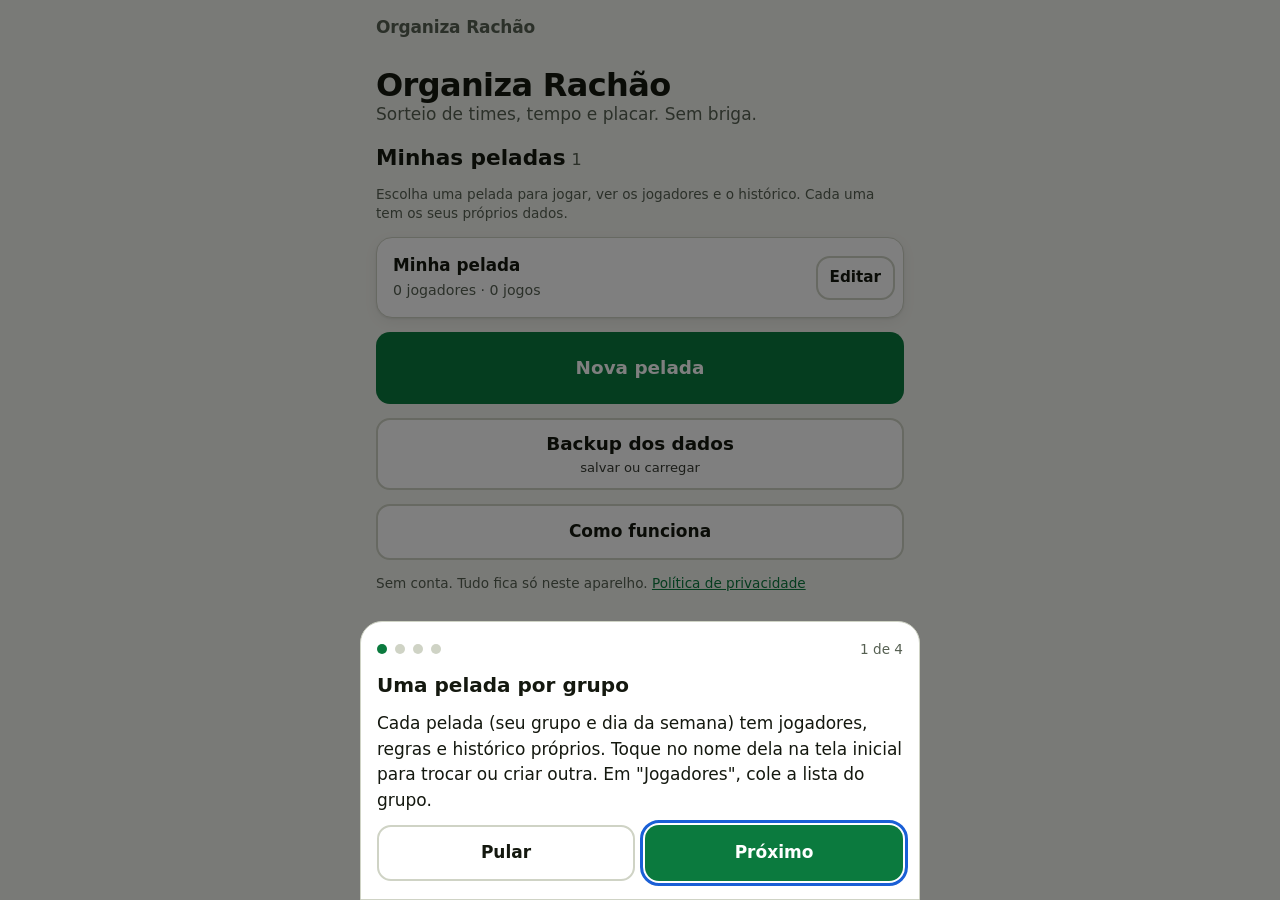
<file: index.html>
<!doctype html>
<html lang="pt-BR">
<head>
  <meta charset="utf-8">
  <meta name="viewport" content="width=device-width, initial-scale=1, viewport-fit=cover">
  <title>Organiza Rachão</title>
  <meta name="description" content="Sorteio de times, cronômetro e placar para a pelada de fim de semana.">
  <meta name="theme-color" content="#0b7a3e">
  <link rel="manifest" href="manifest.webmanifest">
  <link rel="icon" href="icon.svg" type="image/svg+xml">
  <link rel="apple-touch-icon" href="icon-192.png">
  <link rel="stylesheet" href="app.css">
</head>
<body>
  <div id="app"></div>
  <div id="overlay"></div>
  <div id="sr" class="sr-only" role="status" aria-live="polite"></div>
  <div id="toast" role="status" aria-live="polite"></div>
  <noscript>Este app precisa de JavaScript para funcionar.</noscript>
  <script type="module" src="app.js"></script>
</body>
</html>
</file>
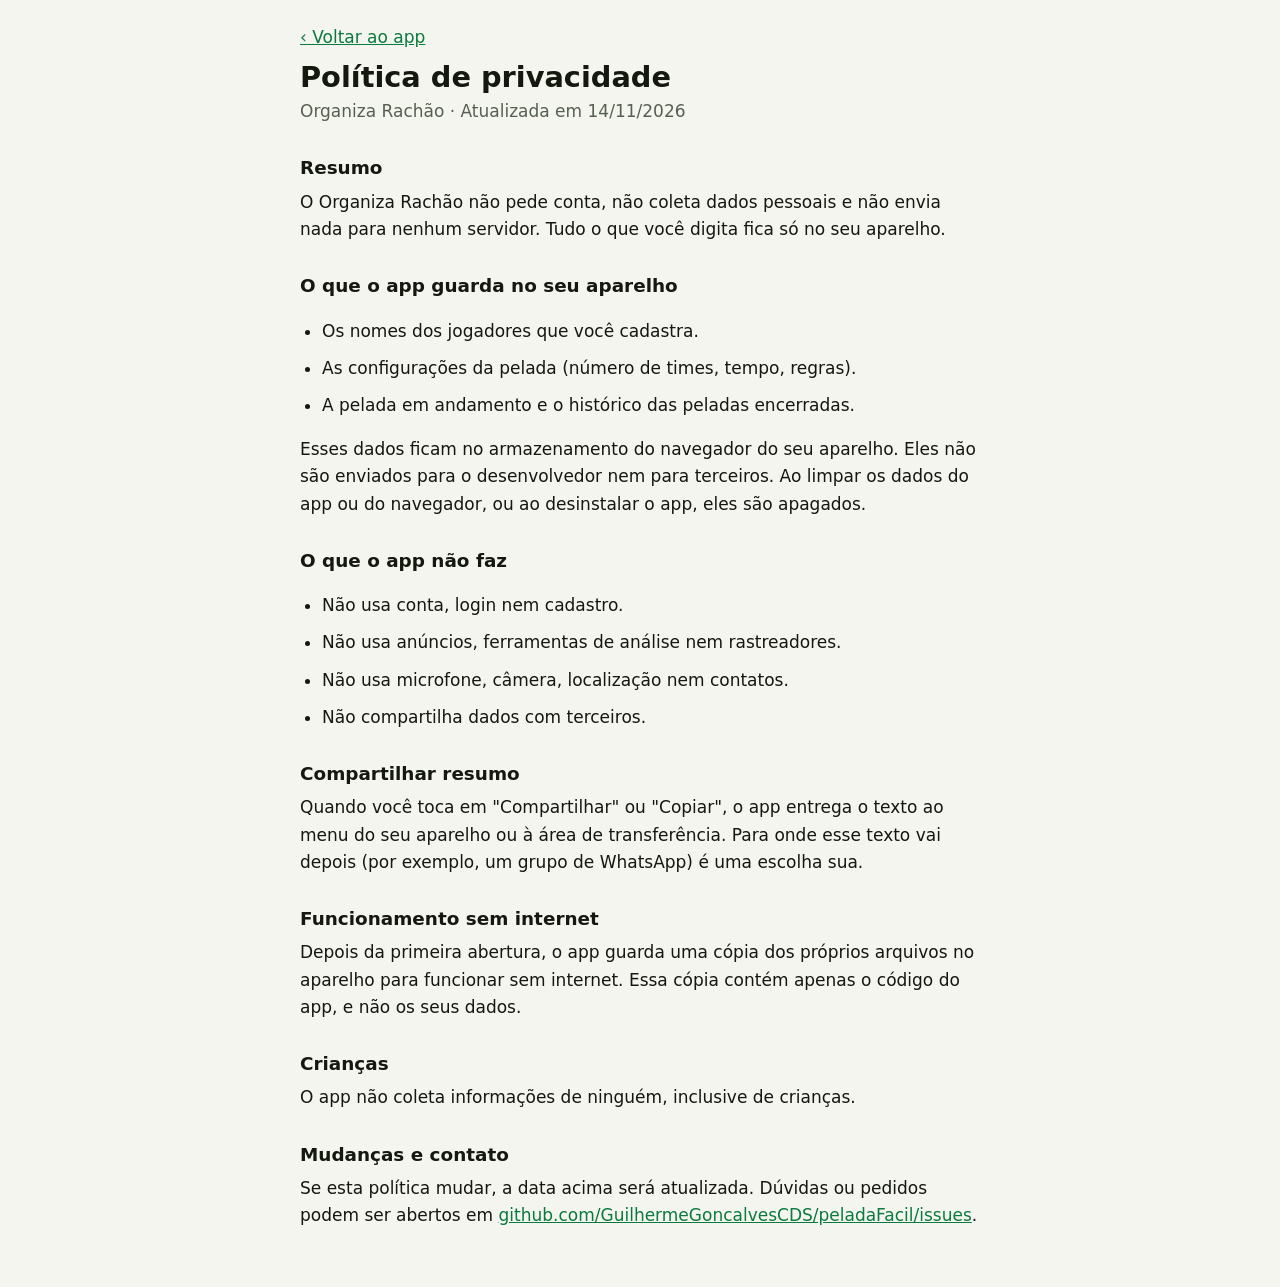
<file: privacidade.html>
<!doctype html>
<html lang="pt-BR">
<head>
  <meta charset="utf-8">
  <meta name="viewport" content="width=device-width, initial-scale=1">
  <title>Política de privacidade · Organiza Rachão</title>
  <meta name="description" content="Política de privacidade do app Organiza Rachão.">
  <link rel="icon" href="icon.svg" type="image/svg+xml">
  <style>
    :root { --bg:#f4f5ef; --text:#14180f; --muted:#566052; --accent:#0b7a3e; --border:#cfd3c5; color-scheme: light dark; }
    @media (prefers-color-scheme: dark) { :root { --bg:#0d100b; --text:#f1f3ec; --muted:#a6ae9d; --accent:#3ddc84; --border:#2f3629; } }
    body { margin:0; background:var(--bg); color:var(--text); font:17px/1.6 system-ui, -apple-system, "Segoe UI", Roboto, sans-serif; }
    main { max-width: 680px; margin: 0 auto; padding: 24px max(16px, env(safe-area-inset-left)) 48px; }
    h1 { font-size: 1.8rem; line-height: 1.15; margin: 0 0 4px; }
    h2 { font-size: 1.15rem; margin: 28px 0 6px; }
    p, li { margin: 0 0 10px; }
    ul { padding-left: 22px; }
    .muted { color: var(--muted); }
    a { color: var(--accent); }
  </style>
</head>
<body>
<main>
  <p><a href="./">‹ Voltar ao app</a></p>
  <h1>Política de privacidade</h1>
  <p class="muted">Organiza Rachão · Atualizada em 14/11/2026</p>

  <h2>Resumo</h2>
  <p>O Organiza Rachão não pede conta, não coleta dados pessoais e não envia nada para nenhum servidor. Tudo o que você digita fica só no seu aparelho.</p>

  <h2>O que o app guarda no seu aparelho</h2>
  <ul>
    <li>Os nomes dos jogadores que você cadastra.</li>
    <li>As configurações da pelada (número de times, tempo, regras).</li>
    <li>A pelada em andamento e o histórico das peladas encerradas.</li>
  </ul>
  <p>Esses dados ficam no armazenamento do navegador do seu aparelho. Eles não são enviados para o desenvolvedor nem para terceiros. Ao limpar os dados do app ou do navegador, ou ao desinstalar o app, eles são apagados.</p>

  <h2>O que o app não faz</h2>
  <ul>
    <li>Não usa conta, login nem cadastro.</li>
    <li>Não usa anúncios, ferramentas de análise nem rastreadores.</li>
    <li>Não usa microfone, câmera, localização nem contatos.</li>
    <li>Não compartilha dados com terceiros.</li>
  </ul>

  <h2>Compartilhar resumo</h2>
  <p>Quando você toca em "Compartilhar" ou "Copiar", o app entrega o texto ao menu do seu aparelho ou à área de transferência. Para onde esse texto vai depois (por exemplo, um grupo de WhatsApp) é uma escolha sua.</p>

  <h2>Funcionamento sem internet</h2>
  <p>Depois da primeira abertura, o app guarda uma cópia dos próprios arquivos no aparelho para funcionar sem internet. Essa cópia contém apenas o código do app, e não os seus dados.</p>

  <h2>Crianças</h2>
  <p>O app não coleta informações de ninguém, inclusive de crianças.</p>

  <h2>Mudanças e contato</h2>
  <p>Se esta política mudar, a data acima será atualizada. Dúvidas ou pedidos podem ser abertos em <a href="https://github.com/GuilhermeGoncalvesCDS/peladaFacil/issues">github.com/GuilhermeGoncalvesCDS/peladaFacil/issues</a>.</p>
</main>
</body>
</html>
</file>
<file: app.css>
/* Organiza Rachão: pensado para uso em pé, ao sol e com pressa. Botões grandes, contraste alto. */

:root {
  --bg: #f4f5ef;
  --surface: #ffffff;
  --surface-2: #ebede4;
  --text: #14180f;
  --muted: #566052;
  --border: #cfd3c5;
  --accent: #0b7a3e;
  --on-accent: #ffffff;
  --danger: #b3261e;
  --focus: #1a5fd6;
  --shadow: 0 1px 2px rgba(20, 24, 15, 0.08), 0 4px 14px rgba(20, 24, 15, 0.06);
  --radius: 16px;
  color-scheme: light dark;
}

@media (prefers-color-scheme: dark) {
  :root:not([data-theme="light"]) {
    --bg: #0d100b;
    --surface: #171b14;
    --surface-2: #1f241b;
    --text: #f1f3ec;
    --muted: #a6ae9d;
    --border: #2f3629;
    --accent: #3ddc84;
    --on-accent: #06210f;
    --danger: #ff8a80;
    --focus: #8ab4ff;
    --shadow: none;
  }
}

:root[data-theme="dark"] {
  --bg: #0d100b;
  --surface: #171b14;
  --surface-2: #1f241b;
  --text: #f1f3ec;
  --muted: #a6ae9d;
  --border: #2f3629;
  --accent: #3ddc84;
  --on-accent: #06210f;
  --danger: #ff8a80;
  --focus: #8ab4ff;
  --shadow: none;
}

* {
  box-sizing: border-box;
  -webkit-tap-highlight-color: transparent;
}

html {
  -webkit-text-size-adjust: 100%;
}

body {
  margin: 0;
  background: var(--bg);
  color: var(--text);
  font-family: system-ui, -apple-system, "Segoe UI", Roboto, "Helvetica Neue", Arial, sans-serif;
  font-size: 17px;
  line-height: 1.4;
  min-height: 100vh;
  min-height: 100dvh;
  touch-action: manipulation;
}

#app {
  max-width: 560px;
  margin: 0 auto;
  padding: 0 16px calc(32px + env(safe-area-inset-bottom));
}

h1, h2, h3, p { margin: 0; }
h1 { font-size: 2rem; line-height: 1.1; letter-spacing: -0.02em; }
h2 { font-size: 1.35rem; line-height: 1.2; }
h2 small { font-weight: 500; color: var(--muted); font-size: 1rem; margin-left: 6px; }
h3 { font-size: 1.05rem; }
.muted { color: var(--muted); }
.fine { color: var(--muted); font-size: 0.85rem; }

:focus-visible { outline: 3px solid var(--focus); outline-offset: 2px; }

/* ---------- estrutura ---------- */

.top {
  position: sticky;
  top: 0;
  z-index: 5;
  display: flex;
  align-items: center;
  gap: 8px;
  min-height: 56px;
  padding-top: env(safe-area-inset-top);
  background: var(--bg);
}
.brand { font-weight: 800; letter-spacing: -0.01em; margin-right: auto; color: var(--muted); overflow-wrap: anywhere; }
.link {
  font: inherit;
  font-weight: 700;
  color: var(--accent);
  background: none;
  border: 0;
  min-height: 44px;
  padding: 0 4px;
}

.stack { display: flex; flex-direction: column; gap: 14px; }
.card {
  background: var(--surface);
  border: 1px solid var(--border);
  border-radius: var(--radius);
  padding: 14px;
  box-shadow: var(--shadow);
}
.card > h3 { margin-bottom: 10px; }
.hero { padding: 12px 0 4px; }

/* ---------- botões ---------- */

.btn {
  display: inline-flex;
  flex-direction: column;
  align-items: center;
  justify-content: center;
  gap: 2px;
  min-height: 56px;
  padding: 0 18px;
  border-radius: 14px;
  border: 2px solid var(--border);
  background: var(--surface);
  color: var(--text);
  font: inherit;
  font-weight: 700;
  text-align: center;
  cursor: pointer;
  user-select: none;
  -webkit-user-select: none;
}
.btn small { font-weight: 500; opacity: 0.85; font-size: 0.82rem; }
.btn.primary { background: var(--accent); color: var(--on-accent); border-color: transparent; }
.btn.danger { color: var(--danger); }
.btn.big { min-height: 72px; font-size: 1.15rem; }
.btn.huge { min-height: 140px; font-size: 1.6rem; border-radius: 22px; }
.btn.sm { min-height: 44px; padding: 0 12px; font-size: 0.95rem; }
.btn:disabled { opacity: 0.45; cursor: not-allowed; }
.btn:not(:disabled):active { transform: scale(0.98); }
.btn svg { width: 1.3em; height: 1.3em; }
.btn.row-btn { flex-direction: row; gap: 10px; }

.row2 { display: grid; grid-template-columns: 1fr 1fr; gap: 10px; }

/* ---------- formulários ---------- */

.field {
  display: flex;
  align-items: center;
  justify-content: space-between;
  gap: 12px;
  padding: 8px 0;
  border-top: 1px solid var(--border);
}
.field:first-of-type { border-top: 0; }
.field .lbl { flex: 1; min-width: 0; font-weight: 600; }
.field .lbl small { display: block; font-weight: 400; color: var(--muted); font-size: 0.82rem; }

.stepper { display: inline-flex; align-items: center; gap: 6px; }
.stepper button {
  width: 48px;
  height: 48px;
  border-radius: 12px;
  border: 2px solid var(--border);
  background: var(--surface-2);
  color: var(--text);
  font: inherit;
  font-size: 1.5rem;
  font-weight: 700;
  line-height: 1;
}
.stepper output {
  min-width: 56px;
  text-align: center;
  font-weight: 800;
  font-size: 1.15rem;
  font-variant-numeric: tabular-nums;
}

.seg { display: grid; grid-template-columns: 1fr 1fr; gap: 6px; background: var(--surface-2); padding: 5px; border-radius: 14px; }
.seg button {
  min-height: 50px;
  border: 0;
  border-radius: 10px;
  background: transparent;
  color: var(--text);
  font: inherit;
  font-weight: 700;
}
.seg button.on { background: var(--accent); color: var(--on-accent); }

select, input[type="text"], textarea {
  width: 100%;
  min-height: 48px;
  padding: 8px 12px;
  border-radius: 12px;
  border: 2px solid var(--border);
  background: var(--surface);
  color: var(--text);
  font: inherit;
}
textarea { min-height: 110px; resize: vertical; }
.field select { width: auto; max-width: 52%; }

.swatch {
  display: inline-block;
  width: 26px;
  height: 26px;
  border-radius: 8px;
  border: 2px solid rgba(128, 128, 128, 0.55);
  background: var(--bg);
  flex: none;
}

.checks { display: grid; grid-template-columns: repeat(auto-fill, minmax(150px, 1fr)); gap: 8px; }
.check {
  display: flex;
  align-items: center;
  gap: 10px;
  min-height: 48px;
  padding: 6px 12px;
  border: 2px solid var(--border);
  border-radius: 12px;
  background: var(--surface);
  font-weight: 600;
}
.check input { width: 22px; height: 22px; accent-color: var(--accent); flex: none; }
.check:has(input:checked) { border-color: var(--accent); background: var(--surface-2); }

.notice { padding: 10px 12px; border-radius: 12px; background: var(--surface-2); border-left: 5px solid var(--accent); font-size: 0.95rem; }
.notice.warn { border-left-color: #d98e04; }
.notice.block { border-left-color: var(--danger); }

.player-row { display: grid; grid-template-columns: 1fr 1fr; gap: 8px; align-items: center; }
.player-row .btn { grid-column: 1 / -1; }

/* ---------- sorteio ---------- */

.progress { height: 10px; border-radius: 99px; background: var(--surface-2); overflow: hidden; }
.progress .bar { height: 100%; background: var(--accent); transition: width 0.2s; }
.names { display: grid; grid-template-columns: repeat(auto-fill, minmax(140px, 1fr)); gap: 8px; }
.names .btn { min-height: 60px; word-break: break-word; }
.inline { display: grid; grid-template-columns: 1fr auto; gap: 8px; }

.reveal {
  position: fixed;
  inset: 0;
  z-index: 50;
  display: grid;
  place-items: center;
  text-align: center;
  padding: 24px;
  background: var(--bg-team, var(--surface));
  color: var(--fg-team, var(--text));
}
.rv-inner { display: flex; flex-direction: column; gap: 8px; align-items: center; }
.rv-name { font-size: 1.6rem; font-weight: 700; }
.rv-label { font-size: 1.1rem; letter-spacing: 0.1em; text-transform: uppercase; opacity: 0.85; }
.rv-color { font-size: clamp(3rem, 18vw, 6.5rem); font-weight: 900; line-height: 1; letter-spacing: -0.03em; }
.reveal small { margin-top: 28px; opacity: 0.8; }

.sheet-bg { position: fixed; inset: 0; z-index: 40; background: rgba(0, 0, 0, 0.5); }
.sheet {
  position: fixed;
  left: 0;
  right: 0;
  bottom: 0;
  z-index: 41;
  max-width: 560px;
  margin: 0 auto;
  display: flex;
  flex-direction: column;
  gap: 12px;
  padding: 18px 16px calc(18px + env(safe-area-inset-bottom));
  background: var(--surface);
  border-radius: 22px 22px 0 0;
  border: 1px solid var(--border);
}
.sheet h3 { font-size: 1.25rem; }
.sheet .stack-btns { display: flex; flex-direction: column; gap: 8px; }

/* ---------- times ---------- */

.teamcard { border-radius: var(--radius); overflow: hidden; border: 1px solid var(--border); background: var(--surface); }
.teamhead {
  display: flex;
  align-items: center;
  justify-content: space-between;
  gap: 8px;
  padding: 12px 14px;
  background: var(--bg-team);
  color: var(--fg-team);
  font-weight: 800;
  font-size: 1.2rem;
}
.teamhead small { font-weight: 600; opacity: 0.9; font-size: 0.9rem; }
.members { list-style: none; margin: 0; padding: 4px 14px 8px; }
.members li { display: flex; align-items: center; justify-content: space-between; gap: 8px; min-height: 44px; border-top: 1px solid var(--border); }
.members li:first-child { border-top: 0; }
.tag { font-size: 0.78rem; font-weight: 700; padding: 2px 8px; border-radius: 99px; background: var(--surface-2); color: var(--muted); }
.teamnote { padding: 10px 14px; color: var(--muted); }

/* ---------- partida ---------- */

.match { display: flex; flex-direction: column; gap: 12px; }
.meta { display: flex; justify-content: space-between; gap: 8px; color: var(--muted); font-weight: 600; font-size: 0.95rem; }
.clock {
  text-align: center;
  font-size: clamp(4rem, 24vw, 7.5rem);
  font-weight: 800;
  line-height: 1;
  letter-spacing: -0.03em;
  font-variant-numeric: tabular-nums;
}
.clock.paused { animation: blink 1.2s steps(2, start) infinite; }
@keyframes blink { 50% { opacity: 0.35; } }
.clock-label { text-align: center; color: var(--muted); font-weight: 700; margin-top: -4px; }

.scoreboard { display: grid; grid-template-columns: 1fr 1fr; gap: 10px; }
.team {
  display: flex;
  flex-direction: column;
  align-items: center;
  gap: 6px;
  padding: 12px 10px 10px;
  border-radius: 20px;
  background: var(--bg-team);
  color: var(--fg-team);
  border: 2px solid rgba(128, 128, 128, 0.5);
}
.team .tname { font-size: 1.25rem; font-weight: 800; }
.team .score { font-size: clamp(3.5rem, 20vw, 6rem); font-weight: 900; line-height: 1; font-variant-numeric: tabular-nums; }
.team .goal {
  width: 100%;
  min-height: 64px;
  border-radius: 14px;
  border: 3px solid currentColor;
  background: transparent;
  color: inherit;
  font: inherit;
  font-weight: 800;
  font-size: 1.2rem;
}
.team .goal:disabled { opacity: 0.4; }
.team .goal:not(:disabled):active { transform: scale(0.97); background: rgba(128, 128, 128, 0.25); }

.events { margin: 0; padding: 0; list-style: none; }
.events li { display: flex; gap: 10px; padding: 8px 0; border-top: 1px solid var(--border); font-size: 0.95rem; }
.events li:first-child { border-top: 0; }
.events time { font-variant-numeric: tabular-nums; font-weight: 700; color: var(--muted); min-width: 3.2em; }
.events .undone { text-decoration: line-through; opacity: 0.6; }

.end-bg { position: fixed; inset: 0; z-index: 30; background: rgba(0, 0, 0, 0.6); display: grid; place-items: center; padding: 16px; }
.end {
  width: 100%;
  max-width: 520px;
  max-height: 100%;
  overflow: auto;
  display: flex;
  flex-direction: column;
  gap: 12px;
  padding: 18px;
  border-radius: 22px;
  background: var(--surface);
  border: 1px solid var(--border);
}
.end h2 { font-size: 1.6rem; }
.end .result { display: grid; grid-template-columns: 1fr auto 1fr; align-items: center; gap: 8px; text-align: center; }
.end .result .t { padding: 10px 6px; border-radius: 14px; font-weight: 800; background: var(--bg-team); color: var(--fg-team); border: 2px solid rgba(128,128,128,.5); }
.end .result .x { font-size: 2rem; font-weight: 900; font-variant-numeric: tabular-nums; }
.chip {
  display: inline-block;
  padding: 1px 10px;
  border-radius: 99px;
  font-weight: 800;
  background: var(--bg-team);
  color: var(--fg-team);
  border: 2px solid rgba(128, 128, 128, 0.5);
}

table { width: 100%; border-collapse: collapse; font-variant-numeric: tabular-nums; }
th, td { padding: 8px 4px; text-align: center; border-top: 1px solid var(--border); }
th { color: var(--muted); font-size: 0.85rem; font-weight: 700; border-top: 0; }
td:first-child, th:first-child { text-align: left; }
pre {
  margin: 0;
  white-space: pre-wrap;
  word-break: break-word;
  font: inherit;
  font-size: 0.95rem;
  background: var(--surface-2);
  padding: 12px;
  border-radius: 12px;
}

#toast {
  position: fixed;
  left: 50%;
  bottom: calc(24px + env(safe-area-inset-bottom));
  transform: translate(-50%, 20px);
  z-index: 80;
  max-width: min(92vw, 520px);
  padding: 12px 16px;
  border-radius: 14px;
  background: #1c1f19;
  color: #fff;
  font-weight: 600;
  opacity: 0;
  pointer-events: none;
  transition: opacity 0.2s, transform 0.2s;
}
#toast.show { opacity: 1; transform: translate(-50%, 0); }

@media (prefers-reduced-motion: reduce) {
  * { animation: none !important; transition: none !important; }
}

/* acessibilidade e novas telas */
.sr-only { position: absolute; width: 1px; height: 1px; margin: -1px; padding: 0; overflow: hidden; clip: rect(0 0 0 0); white-space: nowrap; border: 0; }
.dots { display: flex; align-items: center; gap: 8px; }
.dots .fine { margin-left: auto; }
.dot-i { width: 10px; height: 10px; border-radius: 50%; background: var(--border); }
.dot-i.on { background: var(--accent); }
.tutorial p { margin: 0; line-height: 1.5; }
.hist summary { display: flex; justify-content: space-between; align-items: center; gap: 8px; min-height: 44px; cursor: pointer; font-weight: 700; }
.hist summary small { color: var(--muted); font-weight: 500; }
.hist pre { white-space: pre-wrap; margin: 10px 0; }
main { display: block; }

/* várias peladas */
.groupbar { display: flex; align-items: center; justify-content: space-between; gap: 12px; width: 100%; min-height: 56px; padding: 10px 16px; text-align: left; font: inherit; color: var(--text); background: var(--surface); border: 2px solid var(--border); border-radius: 14px; cursor: pointer; }
.groupbar span:first-child { display: flex; flex-direction: column; min-width: 0; }
.groupbar b { overflow-wrap: anywhere; }
.groupbar small { color: var(--muted); }
.groupbar span:last-child { color: var(--accent); font-weight: 700; white-space: nowrap; }
.group { display: flex; align-items: stretch; gap: 10px; padding: 8px; }
.group.here { border-color: var(--accent); }
.grp-main { flex: 1; min-width: 0; display: flex; flex-direction: column; gap: 4px; align-items: flex-start; text-align: left; min-height: 56px; padding: 8px; font: inherit; color: var(--text); background: none; border: 0; cursor: pointer; }
.grp-main small { color: var(--muted); }
.grp-name { font-weight: 800; font-size: 1.05rem; overflow-wrap: anywhere; display: flex; flex-wrap: wrap; gap: 6px; align-items: center; }
.tag { font-size: 0.75rem; font-weight: 700; padding: 2px 8px; border-radius: 999px; background: var(--surface-2); color: var(--muted); }
.tag.live { background: var(--accent); color: var(--on-accent); }
.group .btn.sm { align-self: center; }
.field.col { flex-direction: column; align-items: stretch; gap: 8px; }
.field.col select, .field.col input { width: 100%; max-width: 100%; }
.fine a { color: var(--accent); }

/* botão Voltar fixo no rodapé */
.backbar { position: fixed; left: 0; right: 0; bottom: 0; z-index: 10; display: flex; justify-content: center; padding: 10px 16px calc(10px + env(safe-area-inset-bottom)); background: var(--bg); border-top: 1px solid var(--border); }
.backbtn { min-width: 160px; min-height: 48px; font-weight: 700; }
body.has-back #app { padding-bottom: calc(96px + env(safe-area-inset-bottom)); }
body.has-back #toast { bottom: calc(88px + env(safe-area-inset-bottom)); }
body:has(input:focus, textarea:focus, select:focus) .backbar { display: none; }

/* aviso de versão, backup e primeiro passo */
.updatebar { position: sticky; top: 0; z-index: 20; display: flex; align-items: center; justify-content: space-between; gap: 12px; margin: 0 -16px; padding: calc(8px + env(safe-area-inset-top)) 16px 8px; background: var(--accent); color: var(--on-accent); font-weight: 700; }
.updatebar .btn { background: var(--on-accent); color: var(--accent); border-color: var(--on-accent); }
.filebtn { display: flex; align-items: center; justify-content: center; cursor: pointer; text-align: center; }
.sr-only:focus-visible + .fine, input.sr-only:focus-visible { outline: 3px solid var(--focus, #1a5fd6); }
.notice .btn { margin-top: 10px; }

.filebtn { flex-direction: column; gap: 2px; }
.filebtn small { font-weight: 400; opacity: 0.85; }
</file>
